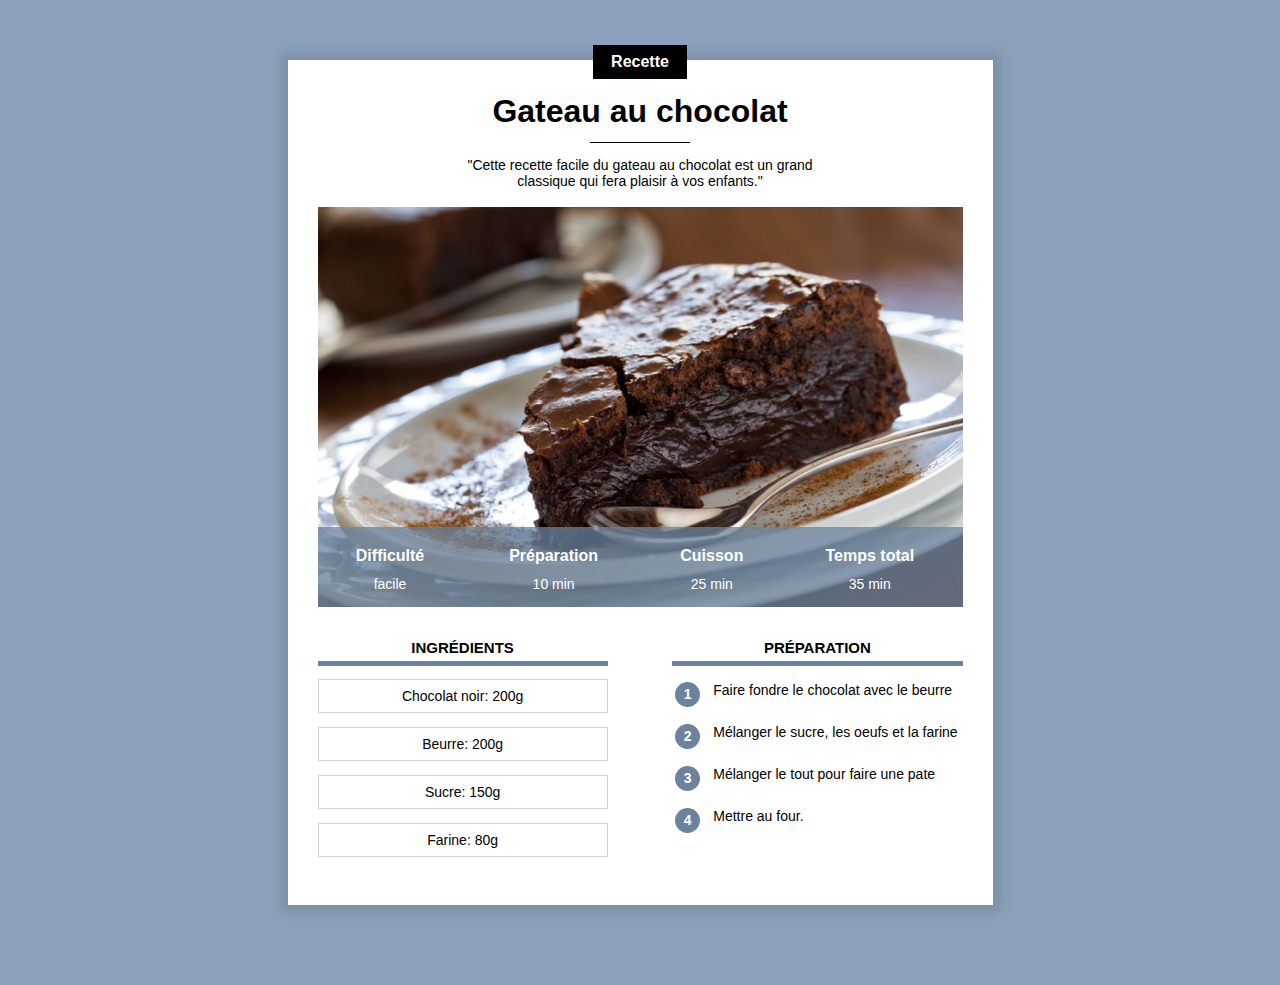
<file: index.html>
<!DOCTYPE html>
<html lang="fr">
    <head>
        <title>Gateau au chocolat</title>
        <meta charset="UTF-8">
        <!-- Prendre en compte la largeur de l'écran pour l'affichage de notre page HTML -->
        <meta name="viewport" content="width=device-width, initial-scale=1.0">
        <link rel="stylesheet" href="recette.css"/>
    </head>

    <body>
        <div class="contenu">
            <div class="centre categorie">
                <p class="categorie">Recette</p>
            </div>
            <h1>Gateau au chocolat</h1>
            <div class="separateur">

            </div>
            <div class="centre">
                <p class="description">"Cette recette facile du gateau au chocolat est un grand classique qui fera plaisir à vos enfants."</p>
            </div>

            <div class="info">
                <img class="centre info" src="gateau.jpg">
                                <!-- src="https://jonathanroux.com/gateau.jpg?id=9998" -->
                <table class="info">
                    <tr>
                        <th>Difficulté</th>
                        <th>Préparation</th>
                        <th>Cuisson</th>
                        <th>Temps total</th>
                    </tr>
                    <tr>
                        <td>facile</td>
                        <td>10 min</td>
                        <td>25 min</td>
                        <td>35 min</td>
                    </tr>
                </table>
            </div>

            <div>
                <div class="colonne1 colonne">
                    <h2>Ingrédients</h2>
                    <div class="ingredients">
                        <p>Chocolat noir: 200g</p>
                        <p>Beurre: 200g</p>
                        <p>Sucre: 150g</p>
                        <p>Farine: 80g</p>
                    </div>
                </div>

                <div class="colonne2 colonne">    
                    <h2>Préparation</h2>
                    <table class="preparation">
                        <tr><td><p class="numero">1</p></td><td class="preparation_etape">Faire fondre le chocolat avec le beurre</td></tr>
                        <tr><td><p class="numero">2</p></td><td class="preparation_etape">Mélanger le sucre, les oeufs et la farine</td></tr>
                        <tr><td><p class="numero">3</p></td><td class="preparation_etape">Mélanger le tout pour faire une pate</td></tr>
                        <tr><td><p class="numero">4</p></td><td class="preparation_etape">Mettre au four.</td></tr>
                    </table>
                </div>
            </div>
        </div>
    </body>
</html>
</file>
<file: recette.css>
* {             /*  le sélecteur * = on sélectionne tout dans notre page html */
    overflow: auto;   /* on va pvr lui dire qu'est ce qu'on fait avec ce qui déborde */
                    /* auto = réadapter la taille du container pour contenir tout ce qui déborde */
}

body {
    background-color: #8BA1BB;
    font-family: Arial;
    margin: 0;
}


div.contenu {
    background-color: white;
    margin: 40px 8px 40px 8px;
    padding: 0px 8px 20px 8px;
    box-shadow: 0px 0px 10px 8px rgba(0, 0, 0, 0.1);
    overflow: visible;
}

h1 {
    text-align: center;
    margin-bottom: 12px;
    margin-top: 10px;
}

p.description {
    text-align: center;
    max-width: 400px;
    display: inline-block;
    font-size: 14px;
}

/* Mon commentaire CSS */

.centre {
    text-align: center;
    width: 100%;
}

p.categorie {
    background-color: black;
    color: white;
    display: inline-block;
    margin-top: -15px;
    margin-bottom: 0px;
    padding: 8px 18px;
    font-weight: bold;
    font-size: 16px;
}

div.categorie {
    margin-bottom: 0px;
    margin-top: 0px;
    overflow: visible;
}

div.separateur {
    width: 100px;
    height: 1px;
    background-color: black;
    margin-left: auto;
    margin-right: auto;
}

div.info {
    position: relative
}

table.info {
    position: absolute;
    bottom: 0;
    width: 100%;
    color: white;
    background-color: #6C829DC0;
    height: 50px;
}

table.info td {
    text-align: center;
    font-size: 12px;
    vertical-align: top;
}

table.info th {
    font-size: 14px;
    vertical-align: bottom;
    padding-bottom: 8px;
}

img.info {
    display: block;
    max-height: 400px;
    min-height: 200px;
    background-color: #8BA1BB;
    object-fit: cover;
}

div.colonne {
    width: 100%;
    margin-top: 20px;
}

div.colonne h2 {
    text-align: center;
    text-transform: uppercase;
    font-size: 15px;
    border-bottom: 5px solid #6C829D;
    padding-bottom: 5px;
}

div.colonne1 {
    display: inline-block;
}

div.ingredients p {
    text-align: center;
    font-size: 14px;
    border: 1px solid lightgrey;
    padding: 8px 0;
    margin-top: 4px;
    margin-top: 0;
}

table.preparation p.numero{
    background-color: #6C829D;
    color: white;
    width: 25px;
    height: 25px;
    text-align: center;
    font-size: 14px;
    font-weight: bold;
    padding-top: 4px;
    box-sizing: border-box;   /* avoir un carré, le height ne s'additionne plus avec le padding-top > rectangle */
    border-radius: 50%;       /* pour obtenir une bulle */
    margin: 0;                /* pour mettre les N° comme le texte avec vertical-align */
}

table.preparation td {
    vertical-align: top;   /* marche que sur le texte */
}

table.preparation td.preparation_etape {
   font-size: 14px;
   padding-left: 10px;
   padding-bottom: 10px;  
}

table.preparation tr {
    height: 40px;   /* table prend pas min et max-height, dans  une table, le height est interprété comme le min-eight et s'autorisera à déborder de ça */
}


/* Styles pour ordinateur */
@media only screen and (min-width: 768px) {
    div.contenu {
        margin: 60px 10% 80px 10%;
        padding: 0px 30px 30px 30px;
        min-width: 350px; /* pour éviter mauvais comportement ordinateur, en dessous  */
        /* max-width: 650px; /* gestion pour écran trop grand, au delà de 650, contenu ne bouge plus*/
    }

    table.info {
        height: 80px;
    }
    
    table.info td {
        font-size: 14px;
    }
    
    table.info th {
        font-size: 16px;
    }

    div.colonne {
        width: 45%;
    }
    
    div.colonne1 {
        margin-right: 10%;
    }
    
    div.colonne2 {
        float: right; /* permet de s'afficher sur la droite */
    }
}

@media only screen and (min-width: 900px) {  /* Qd écran très large > 900px */
    div.contenu {
        margin-left: auto;
        margin-right: auto;
        width: 645px; /* Largeur contenu devient fixe à 645 qd écran dépasse 900 */
    }
}
</file>
